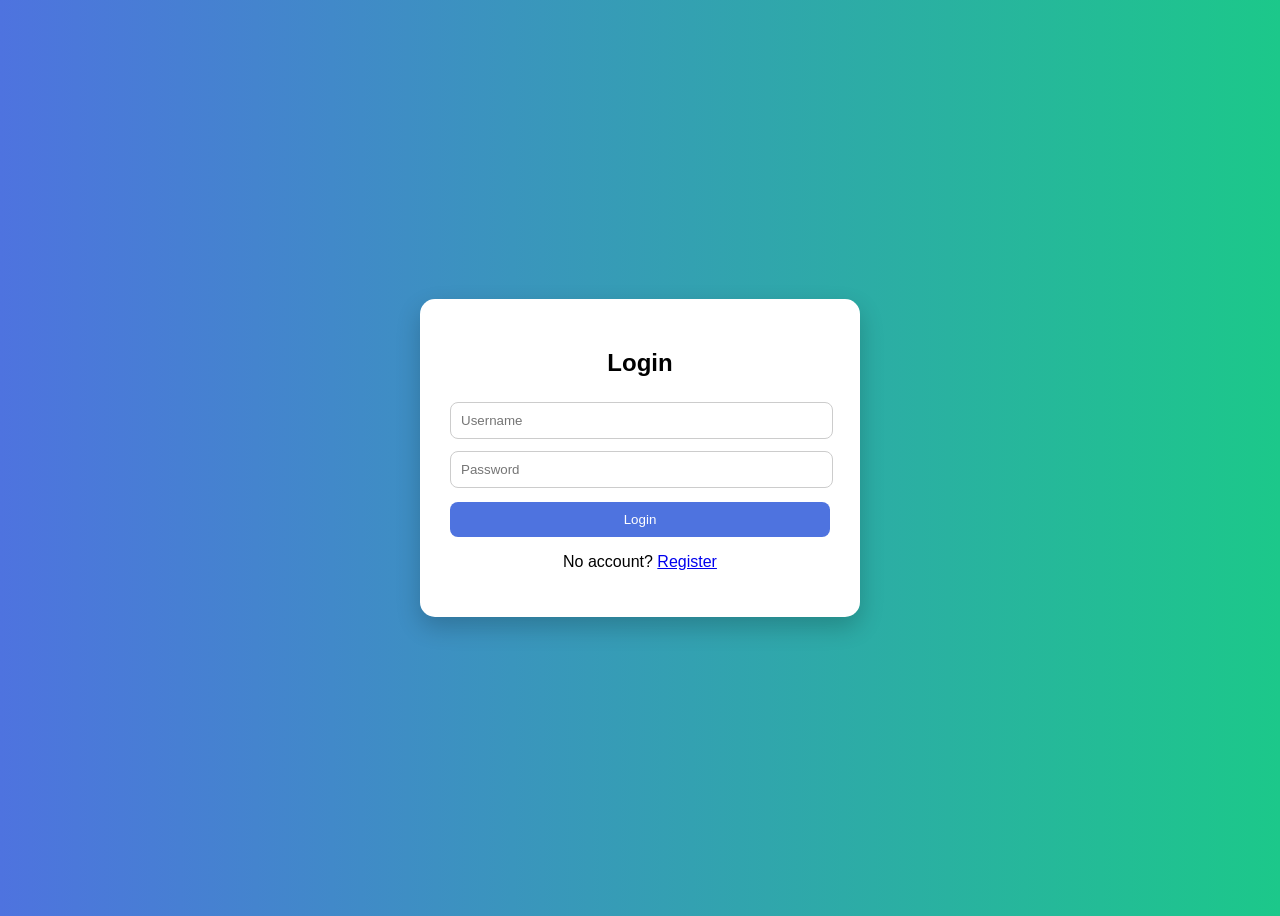
<file: index.html>
<!DOCTYPE html>
<html>
<head>
    <title>Login - Savings App</title>
    <link rel="stylesheet" href="style.css">
</head>
<body>
<div class="container">
    <h2>Login</h2>

    <input type="text" id="username" placeholder="Username"><br>
    <input type="password" id="password" placeholder="Password"><br>

    <button onclick="login()">Login</button>

    <p>No account? <a href="register.html">Register</a></p>
</div>

<script src="script.js"></script>
</body>
</html>
</file>
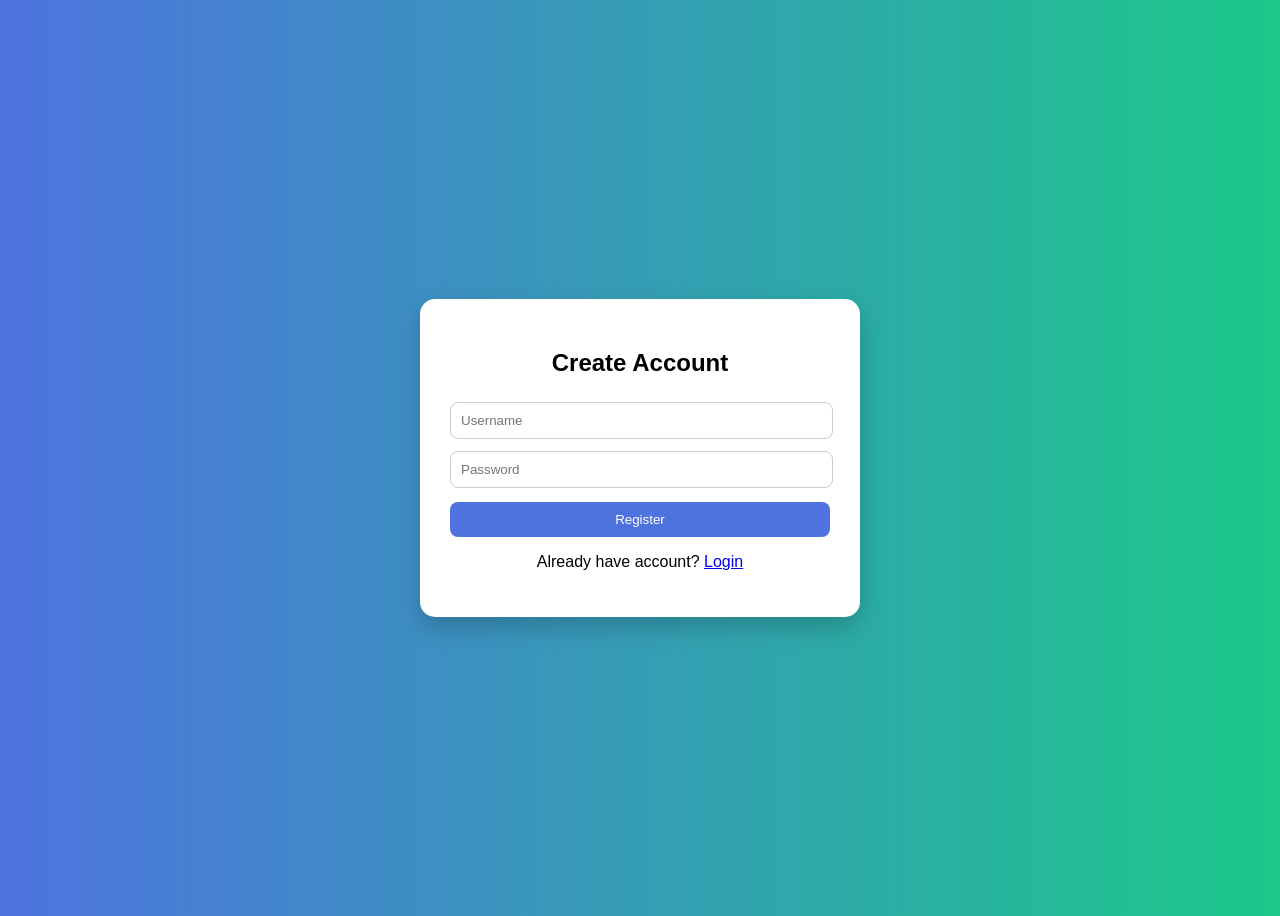
<file: register.html>
<!DOCTYPE html>
<html>
<head>
    <title>Register - Savings App</title>
    <link rel="stylesheet" href="style.css">
</head>
<body>
<div class="container">
    <h2>Create Account</h2>

    <input type="text" id="regUsername" placeholder="Username"><br>
    <input type="password" id="regPassword" placeholder="Password"><br>

    <button onclick="register()">Register</button>

    <p>Already have account? <a href="index.html">Login</a></p>
</div>

<script src="script.js"></script>
</body>
</html>
</file>
<file: style.css>
body {
    font-family: Arial, sans-serif;
    background: linear-gradient(to right, #4e73df, #1cc88a);
    display: flex;
    justify-content: center;
    align-items: center;
    min-height: 100vh;
}

.container {
    background: white;
    padding: 30px;
    width: 380px;
    border-radius: 15px;
    box-shadow: 0 10px 25px rgba(0,0,0,0.2);
    text-align: center;
}

input {
    width: 95%;
    padding: 10px;
    margin: 6px 0;
    border-radius: 8px;
    border: 1px solid #ccc;
}

button {
    padding: 10px;
    margin-top: 8px;
    border: none;
    background: #4e73df;
    color: white;
    border-radius: 8px;
    cursor: pointer;
    width: 100%;
}

button:hover {
    background: #2e59d9;
}

progress {
    width: 100%;
    height: 20px;
    margin-top: 10px;
}

ul {
    text-align: left;
    max-height: 120px;
    overflow-y: auto;
    padding: 0;
}

ul li {
    list-style: none;
    padding: 5px;
    border-bottom: 1px solid #eee;
}

@media(max-width: 600px) {
    .container {
        width: 95%;
        padding: 20px;
    }
}
</file>
